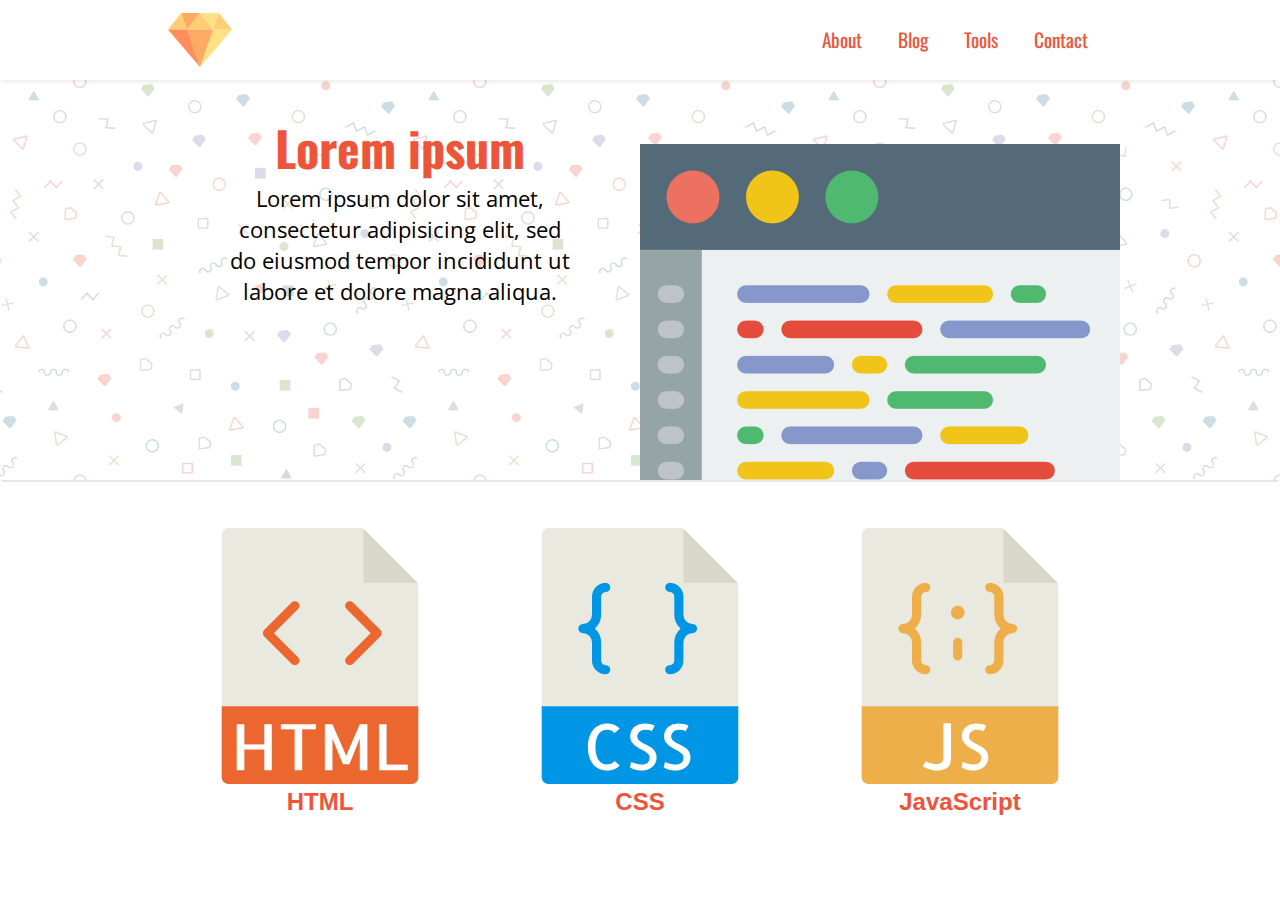
<file: full-websites/index.html>
<!DOCTYPE html> 
<html>
<head>
    <meta charset='utf-8'>
    <meta name='viewport' content='width=device-width, initial-scale=1.0'>
    <link href='css/main.css' type='text/css' rel='stylesheet'>
    <title>Web Languages</title>
</head>
<body>
    <!-- Website Header: logo and nav -->
    <header>
        <div class='container'>
            <a href="#" id='main-logo'></a>
            <span id='mobile-menu'></span>
            <span id='menu-close'></span>
            <nav class='main-links'>
                <ul>
                    <li><a href='#'>About</a></li>
                    <li><a href='#'>Blog</a></li>
                    <li><a href='#'>Tools</a></li>
                    <li><a href='#'>Contact</a></li>
                </ul>
            </nav>
        </div>
    </header>
    <!-- Website Introduction Banner -->
    <section id='intro-banner'>
        <div class='container intro-content'>
            <article id='intro-text'>
                <h2>Lorem ipsum</h2>
                <p>Lorem ipsum dolor sit amet, consectetur adipisicing elit, sed do eiusmod
                tempor incididunt ut labore et dolore magna aliqua. </p>
            </article>
            <article id='intro-img'>
                <img src="images/code-view.png" id='code-view' alt='code editor'> 
            </article>
        </div>
    </section>
    <!-- Languages Section and Information -->
    <section id="languages">
        <div class='container languages-content'>
            <article class='one-third' id='html'>
                <img src='images/html.png' alt='html icon'>
                <h3>HTML</h3>
                <div class='path-info'></div>
            </article>
            <article class='one-third' id='css'>
                <img src='images/css.png' alt='css icon'>
                <h3>CSS</h3>
                <div class='path-info'></div>
            </article>
            <article class='one-third' id='javascript'>
                <img src='images/javascript.png' alt='javascript icon'>
                <h3>JavaScript</h3>
                <div class='path-info'></div>
            </article>
        </div>
    </section>
    <section>
    </section>
<!--  Scripts Below  -->
    <script src='scripts/jquery-3.2.1.min.js' type='text/javascript'></script>
    <script src='scripts/menu-controller.js' type='text/javascript'></script>
</body>
</html>
</file>
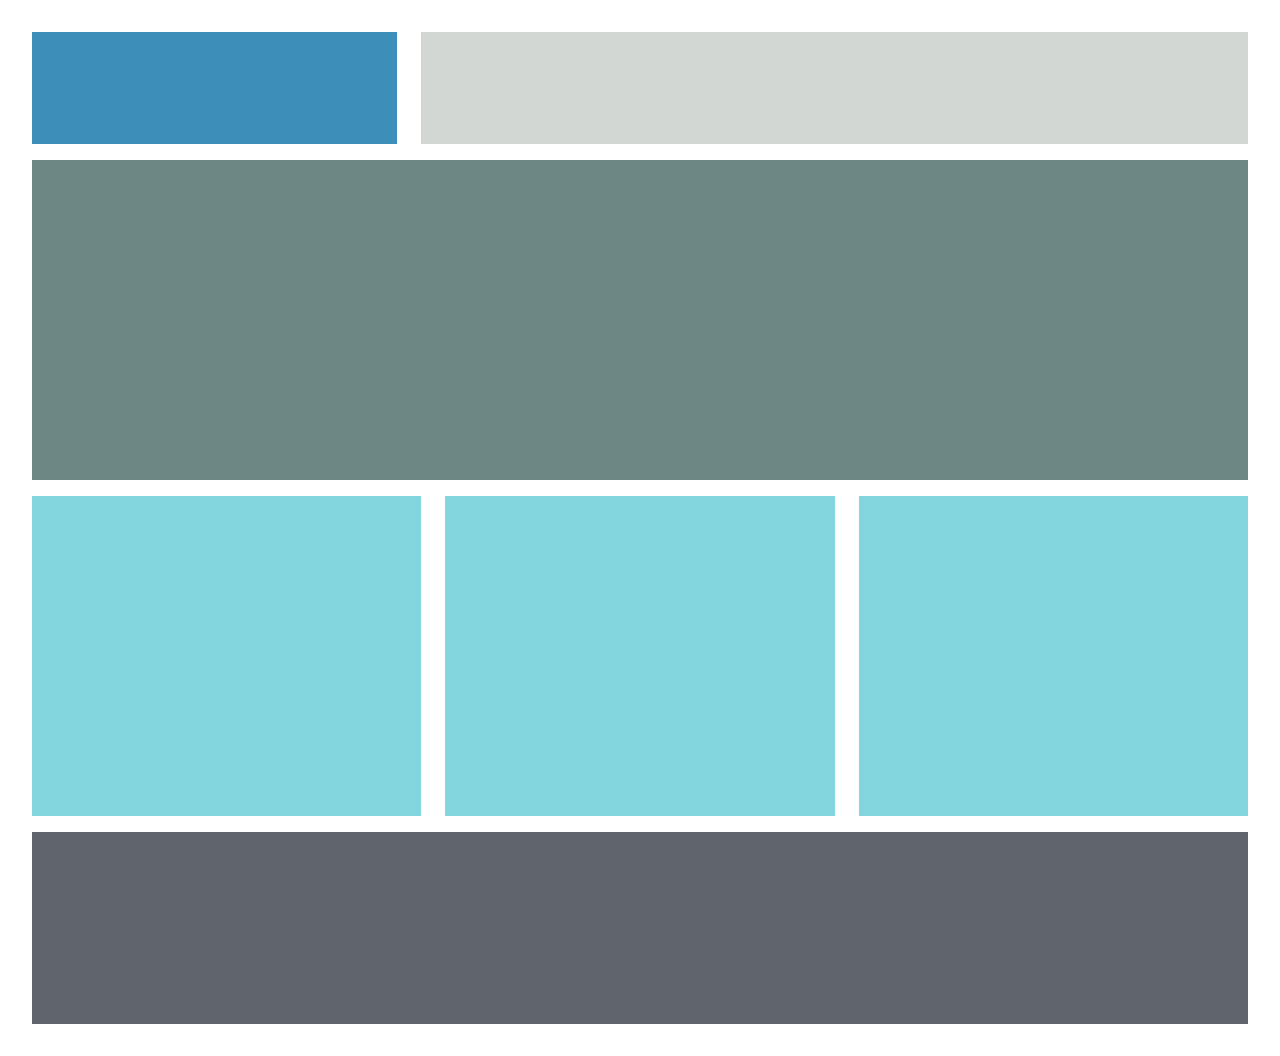
<file: responsive-demo/index.html>
<!--
    - JSFiddle: https://jsfiddle.net/johnnynybble/2nwuu160/
-->
<!DOCTYPE html>
<html>
<head>
    <link href="style.css" type="text/css" rel="stylesheet">
    <meta name="viewport" content="width=device-width, initial-scale=1">
    <title>Simple Responsive Design</title>
</head>
<body>
    <header>
        <div id='site-logo'></div>
        <nav></nav>
    </header>
    
    <section class='jumbotron'> 
    </section>
    
    <section class='card-container'>
        <div class='card-wrapper'>
            <div class='card'>
            </div>
            <div class='card'>
            </div>
            <div class='card'>
            </div>
        </div>
    </section>

    <section class='footer'>
    </section>
</body>
</html>
</file>
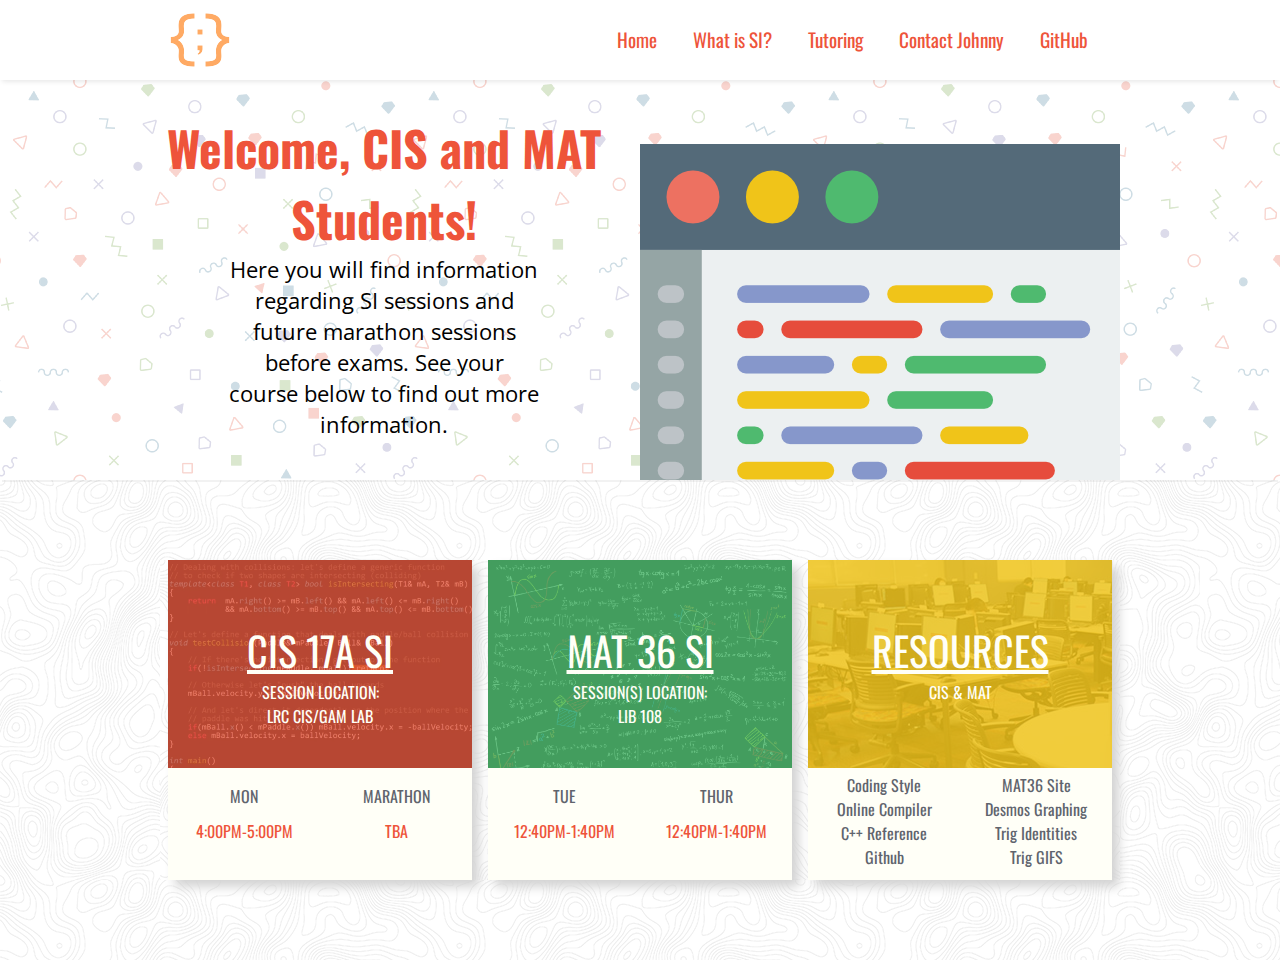
<file: full-websites/sil-website/index.html>
<!DOCTYPE html> 
<html>
<head>
    <meta charset='utf-8'>
    <meta name='viewport' content='width=device-width, initial-scale=1.0'>
    <link href='css/main.css' type='text/css' rel='stylesheet'>
    <title>SI: CIS &amp; MAT</title>
</head>
<body>
    <!-- Do your homework...-->
    <!-- Website Header: logo and nav -->
    <header>
        <div class='container'>
            <a href='index.html' id='main-logo'></a>
            <span id='mobile-menu'></span>
            <span id='menu-close'></span>
            <nav class='main-links'>
                <ul>
                    <li><a href='index.html'>Home</a></li>
                    <li><a href='http://www.norcocollege.edu/academics/lrc/si/Pages/index.aspx' target='blank'>What is SI?</a></li>
                    <li><a href='http://www.norcocollege.edu/academics/lrc/tutoring/Pages/index.aspx' target='_blank'>Tutoring</a></li>
                    <li><a href='contact.html'>Contact Johnny</a></li>
                    <li><a href='https://github.com/johnnyvalles' target='_blank'>GitHub</a></li>
                </ul>
            </nav>
        </div>
    </header>
    <!-- Website Introduction Banner -->
    <section class='intro-banner'>
        <div class='container intro-content'>
            <article id='intro-text'>
                <h2>Welcome, CIS and MAT Students!</h2>
                <p>Here you will find information regarding SI sessions and future marathon sessions before exams. See your course below to find out more information.</p>
            </article>
            <article id='intro-img'>
                <img src="images/code-view.png" id='code-view' alt='code editor'> 
            </article>
        </div>
    </section>
    <!-- SI Sessions and Information -->
    <section id="session-info">
        <div class='container'>
            <div class='card-view' id='course-one'>
                <div class='meet-location'>
                    <div class='overlay'>
                        <span>CIS 17A SI</span>
                        <span>Session Location:</span>
                        <span>LRC CIS/GAM LAB</span>
                    </div>
                </div>
                <div class='meet-date-time'>                    
                    <div class='first-meet'>
                        <span class='weekday'>MON</span>
                        <span class='meet-time'>4:00PM-5:00PM</span>
                    </div>
                    <div class='sec-meet'>
                        <span class='weekday'>MARATHON</span>
                        <span class='meet-time'>TBA</span>
                    </div>
                </div>
            </div>
            <div class='card-view' id='course-two'>
                <div class='meet-location'>
                    <div class='overlay'>
                        <span>MAT 36 SI</span>
                        <span>SESSION(s) LOCATION:</span>
                        <span>LIB 108</span>
                    </div>
                </div>
                <div class='meet-date-time'>
                    <div class='first-meet'>
                        <span class='weekday'>TUE</span>
                        <span class='meet-time'>12:40PM-1:40PM</span>
                    </div>
                    <div class='sec-meet'>
                        <span class='weekday'>THUR</span>
                        <span class='meet-time'>12:40PM-1:40PM</span>
                    </div>
                </div>
            </div>
            <div class='card-view' id='resources'>
                <div class='meet-location'>
                    <div class='overlay'>
                        <span>Resources</span>
                        <span>CIS &amp; MAT</span>
                    </div>
                </div>
                <div class='meet-date-time'>
                    <ul id='cis-res'> 
                        <li><a href='https://google.github.io/styleguide/cppguide.html' target="_blank">Coding Style</a></li>
                        <li><a href='https://www.onlinegdb.com/online_c++_compiler' target='_blank'>Online Compiler</a></li>
                        <li><a href='http://en.cppreference.com/w/' target='_blank'>C++ Reference</a></li>
                        <li><a href='https://github.com/' target='_blank'>Github</a></li>
                    </ul>
                    <ul id='mat-res'> 
                        <li><a href='http://bobprior.com/MAT36/MAT36.html' target="_blank">MAT36 Site</a></li>
                        <li><a href='https://www.desmos.com/calculator/v3hgzjtpo5' target="_blank">Desmos Graphing</a></li>
                        <li><a href='https://cdn.eeweb.com/tools/assets/math_help/trigonometry-laws-and-identities.png' target="_blank">Trig Identities</a></li>
                        <li><a href='http://www.mathwarehouse.com/animated-gifs/' target="_blank">Trig GIFS</a></li>
                    </ul>
                </div>
            </div>
        </div>
    </section>
<!--  Scripts Below  -->
    <script src='scripts/jquery-3.2.1.min.js' type='text/javascript'></script>
    <script src='scripts/menu-controller.js' type='text/javascript'></script>
</body>
</html>
</file>
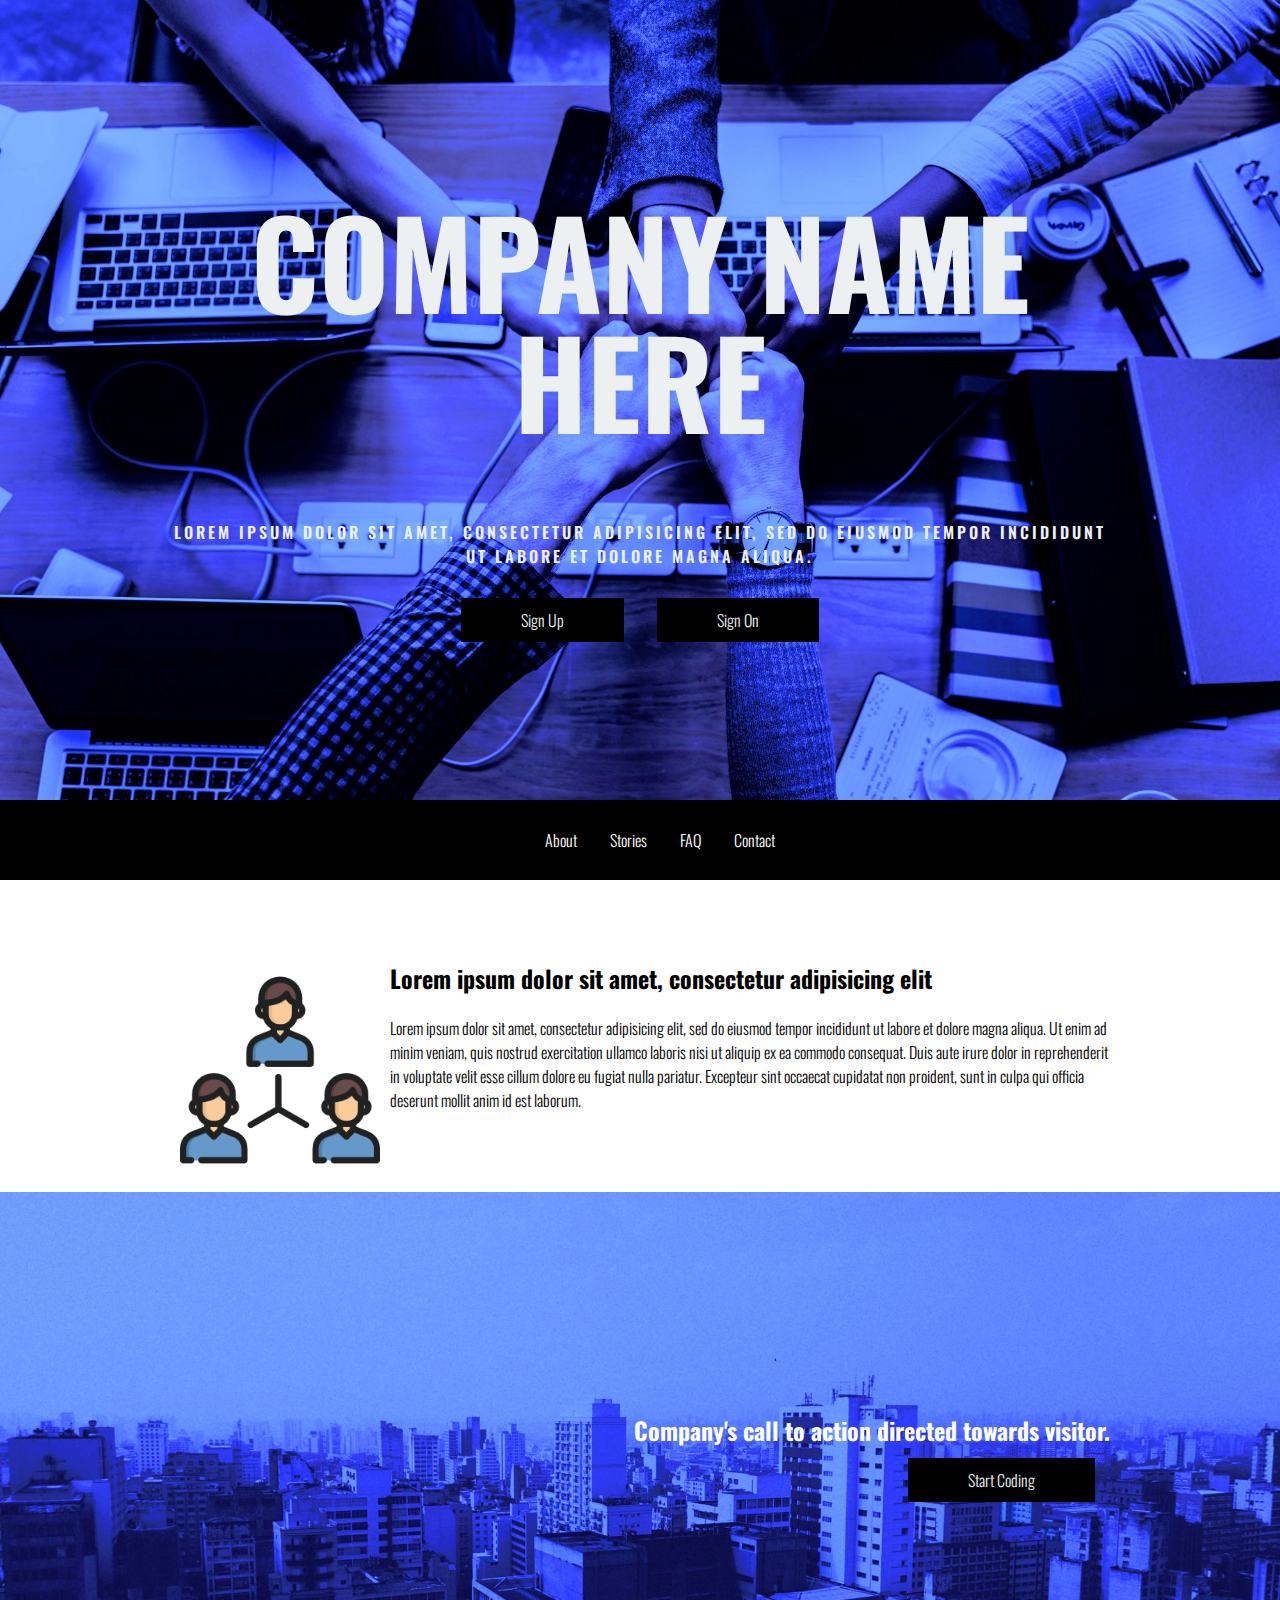
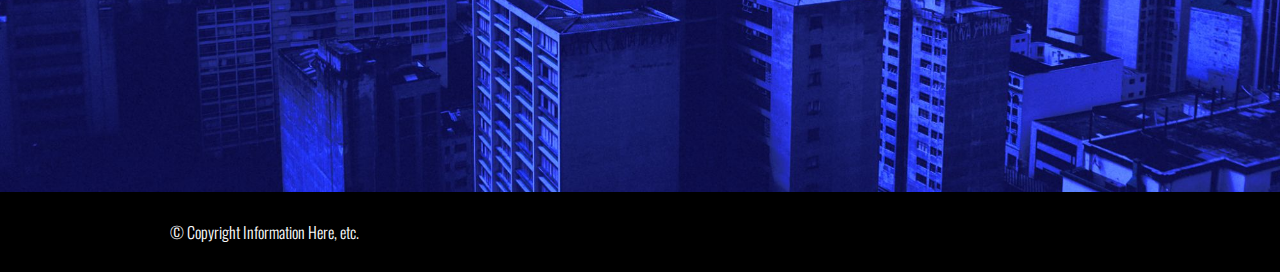
<file: full-websites/team-site/index.html>
<!DOCTYPE html> 
<html lang="en"> 
<head>
	<title>Template: Team</title>
	<link href="style.css" rel="stylesheet" type="text/css">
	<meta name="viewport" content="width=device-width, initial-scale=1">
	<link href="https://fonts.googleapis.com/css?family=Oswald:300,400,600" rel="stylesheet">
 </head>
<body>
	<!-- HEADER -->
	<div class="header">
		<div class="container">
			<h1>company name here</h1>
			<p>Lorem ipsum dolor sit amet, consectetur adipisicing elit, sed do eiusmod
			tempor incididunt ut labore et dolore magna aliqua.</p>
			<a class="btn" href="#">Sign Up</a>
			<a class="btn" href="#">Sign On</a>
		</div>
	</div>
	<!-- NAVIGATION --> 
	<div class="nav">
		<div class="container">
			<ul>
				<li>About</li>
				<li>Stories</li>
				<li>FAQ</li>
				<li>Contact</li>
			</ul>
		</div>
	</div>
	<!-- MAIN CONTENT --> 
	<div class="main">
		<div class="container">
			<img src="images/team-256.png" alt="social graph">
			<h2>Lorem ipsum dolor sit amet, consectetur adipisicing elit</h2>
			<p>Lorem ipsum dolor sit amet, consectetur adipisicing elit, sed do eiusmod
			tempor incididunt ut labore et dolore magna aliqua. Ut enim ad minim veniam,
			quis nostrud exercitation ullamco laboris nisi ut aliquip ex ea commodo
			consequat. Duis aute irure dolor in reprehenderit in voluptate velit esse
			cillum dolore eu fugiat nulla pariatur. Excepteur sint occaecat cupidatat non
			proident, sunt in culpa qui officia deserunt mollit anim id est laborum.<p>
		</div>
	</div>
	<!-- MAIN JUMBOTRON --> 
	<div class="jumbotron">
		<div class="container">
			<h2>Company's call to action directed towards visitor.</h2>
			<a class="btn" href="#">Start Coding</a>
		</div>
	</div>
	<!-- FOOTER -->
	<div class="footer"> 
		<div class="container"> 
			<p>&copy; Copyright Information Here, etc.</p>
		</div>
	</div>
</body>
</html>
</file>
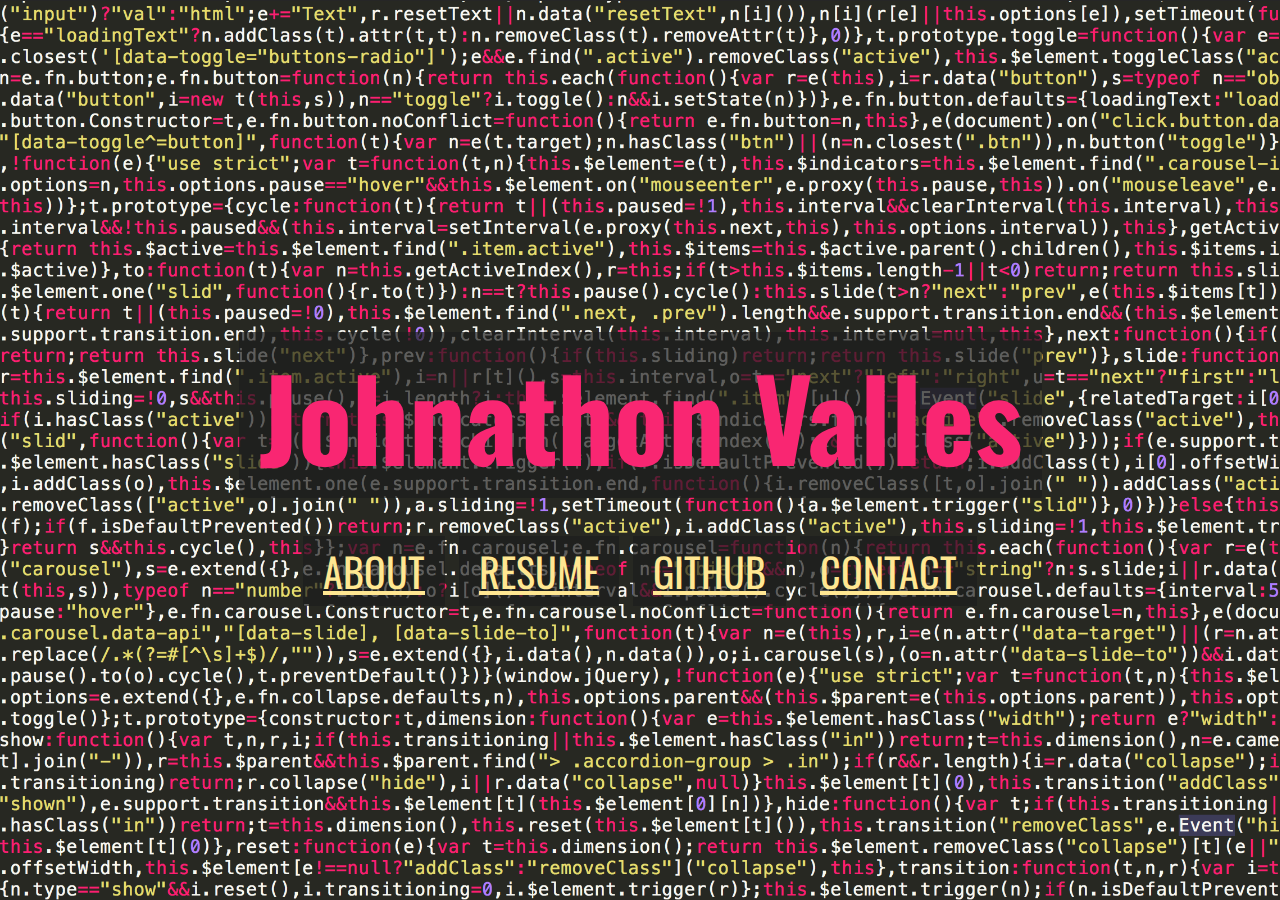
<file: full-websites/test-landing/index.html>
<!DOCTYPE html>
<html lang="en">
<head>
	<meta charset="utf-8">
	<meta name="viewport" content="width=device-width, initial-scale=1.0">
	<link rel="icon" href="favicon.png" type="image/png">
	<title>Johnathon Valles</title>
	<link rel="stylesheet" type="text/css" href="style.css">
</head>
<body>
	<div class="landing-container">
		<div class="intro">
			<div class="my-name"> 
				<h1>Johnathon Valles</h1>
			</div>
			<div class="my-links">
				<ul> 
					<li><a href="#">about</a></li>
					<li><a href="#">resume</a></li>
					<li><a href="https://github.com/johnnyvalles" target="_blank">github</a></li>
					<li><a href="#">contact</a></li>
				</ul>
			</div>
		</div>
	</div>
</body>
</html>
</file>
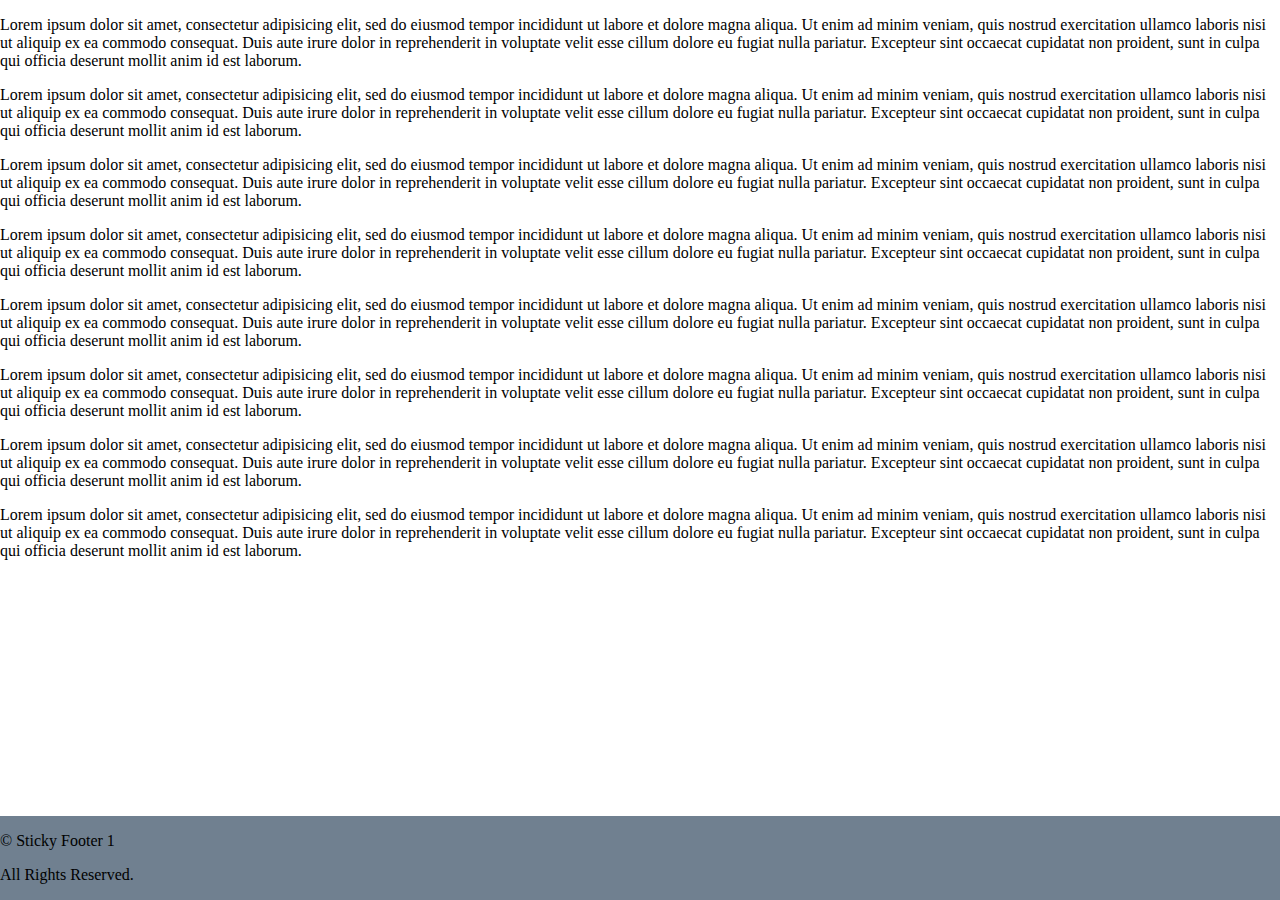
<file: sticky-footers/Method1/index.html>
<!-- 
	- JSFiddle: 	https://jsfiddle.net/johnnynybble/ud4v1009/
	- Creates a responsive sticky footer.
	- Due to .wrapper classes, footer with a 
	display value of table-row can be easily styled (i.e. Padding, Margin, Height).
 -->
<!DOCTYPE html> 
<html> 
<head> 
	<meta charset='utf-8'>
	<link href='style.css' type='text/css' rel='stylesheet'>
	<title>Sticky Footer 1</title>
</head>
<body> 
	<div class='wrapper'>
		<p>Lorem ipsum dolor sit amet, consectetur adipisicing elit, sed do eiusmod
		tempor incididunt ut labore et dolore magna aliqua. Ut enim ad minim veniam,
		quis nostrud exercitation ullamco laboris nisi ut aliquip ex ea commodo
		consequat. Duis aute irure dolor in reprehenderit in voluptate velit esse
		cillum dolore eu fugiat nulla pariatur. Excepteur sint occaecat cupidatat non proident, sunt in culpa qui officia deserunt mollit anim id est laborum.</p>
		<p>Lorem ipsum dolor sit amet, consectetur adipisicing elit, sed do eiusmod
		tempor incididunt ut labore et dolore magna aliqua. Ut enim ad minim veniam,
		quis nostrud exercitation ullamco laboris nisi ut aliquip ex ea commodo
		consequat. Duis aute irure dolor in reprehenderit in voluptate velit esse
		cillum dolore eu fugiat nulla pariatur. Excepteur sint occaecat cupidatat non proident, sunt in culpa qui officia deserunt mollit anim id est laborum.</p>
		<p>Lorem ipsum dolor sit amet, consectetur adipisicing elit, sed do eiusmod
		tempor incididunt ut labore et dolore magna aliqua. Ut enim ad minim veniam,
		quis nostrud exercitation ullamco laboris nisi ut aliquip ex ea commodo
		consequat. Duis aute irure dolor in reprehenderit in voluptate velit esse
		cillum dolore eu fugiat nulla pariatur. Excepteur sint occaecat cupidatat non proident, sunt in culpa qui officia deserunt mollit anim id est laborum.</p>
		<p>Lorem ipsum dolor sit amet, consectetur adipisicing elit, sed do eiusmod
		tempor incididunt ut labore et dolore magna aliqua. Ut enim ad minim veniam,
		quis nostrud exercitation ullamco laboris nisi ut aliquip ex ea commodo
		consequat. Duis aute irure dolor in reprehenderit in voluptate velit esse
		cillum dolore eu fugiat nulla pariatur. Excepteur sint occaecat cupidatat non proident, sunt in culpa qui officia deserunt mollit anim id est laborum.</p>
		<p>Lorem ipsum dolor sit amet, consectetur adipisicing elit, sed do eiusmod
		tempor incididunt ut labore et dolore magna aliqua. Ut enim ad minim veniam,
		quis nostrud exercitation ullamco laboris nisi ut aliquip ex ea commodo
		consequat. Duis aute irure dolor in reprehenderit in voluptate velit esse
		cillum dolore eu fugiat nulla pariatur. Excepteur sint occaecat cupidatat non proident, sunt in culpa qui officia deserunt mollit anim id est laborum.</p>
		<p>Lorem ipsum dolor sit amet, consectetur adipisicing elit, sed do eiusmod
		tempor incididunt ut labore et dolore magna aliqua. Ut enim ad minim veniam,
		quis nostrud exercitation ullamco laboris nisi ut aliquip ex ea commodo
		consequat. Duis aute irure dolor in reprehenderit in voluptate velit esse
		cillum dolore eu fugiat nulla pariatur. Excepteur sint occaecat cupidatat non proident, sunt in culpa qui officia deserunt mollit anim id est laborum.</p>
		<p>Lorem ipsum dolor sit amet, consectetur adipisicing elit, sed do eiusmod
		tempor incididunt ut labore et dolore magna aliqua. Ut enim ad minim veniam,
		quis nostrud exercitation ullamco laboris nisi ut aliquip ex ea commodo
		consequat. Duis aute irure dolor in reprehenderit in voluptate velit esse
		cillum dolore eu fugiat nulla pariatur. Excepteur sint occaecat cupidatat non proident, sunt in culpa qui officia deserunt mollit anim id est laborum.</p>
		<p>Lorem ipsum dolor sit amet, consectetur adipisicing elit, sed do eiusmod
		tempor incididunt ut labore et dolore magna aliqua. Ut enim ad minim veniam,
		quis nostrud exercitation ullamco laboris nisi ut aliquip ex ea commodo
		consequat. Duis aute irure dolor in reprehenderit in voluptate velit esse
		cillum dolore eu fugiat nulla pariatur. Excepteur sint occaecat cupidatat non proident, sunt in culpa qui officia deserunt mollit anim id est laborum.</p>
	</div>
	<footer> 
		<div class='wrapper'>
			<p>&copy; Sticky Footer 1</p>
			<p>All Rights Reserved.</p>
		</div>
	</footer>
</body>
</html>
</file>
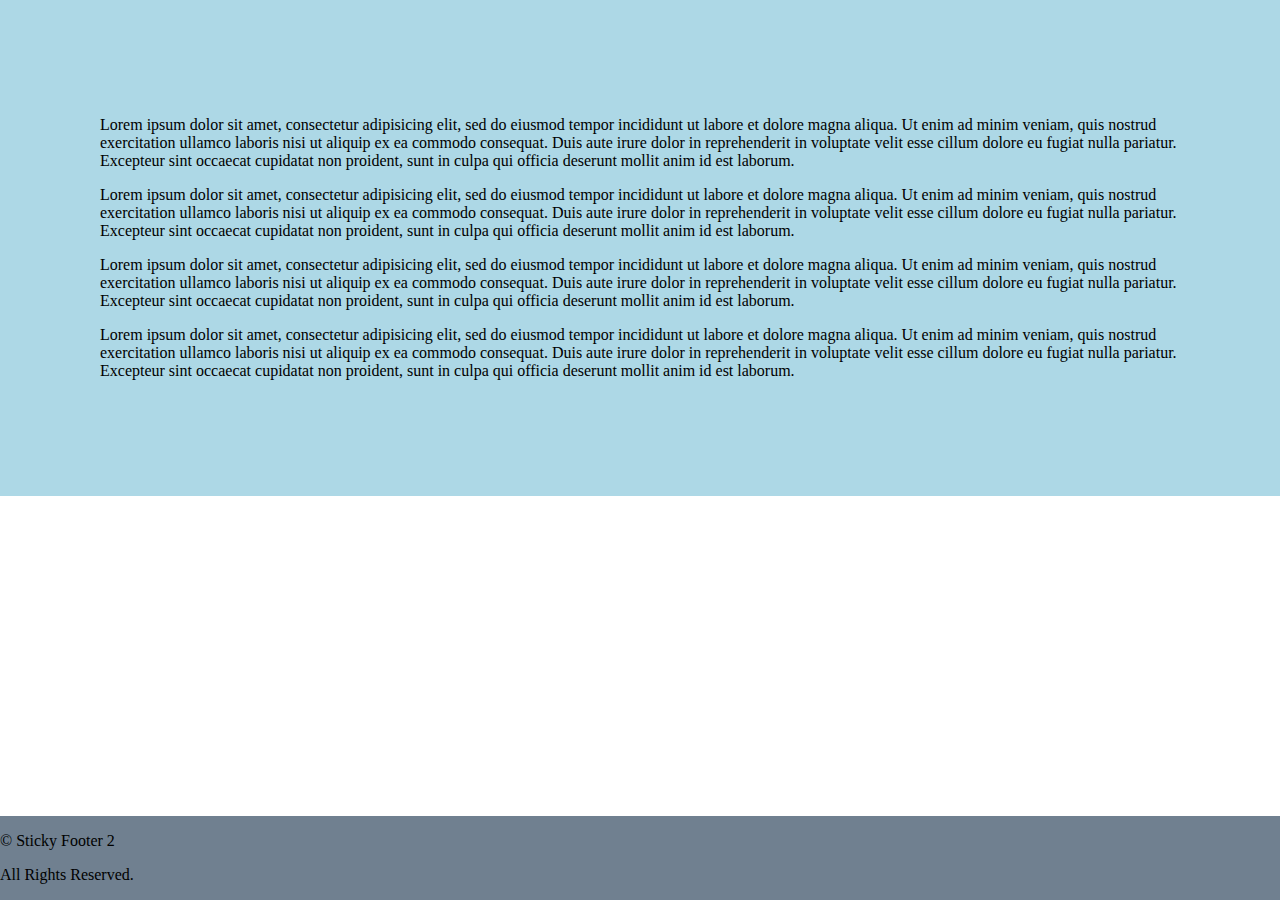
<file: sticky-footers/Method2/index.html>
<!-- 
	- JSFiddle: https://jsfiddle.net/johnnynybble/4rzbvg60/
	- Slight difference from method 1. The footer is given a .wrapper 
	class instead of it having a child div with the .wrapper class. 
	Thus, easily styling the footer with margin, padding or height is not possible. 
 -->
<!DOCTYPE html> 
<html> 
<head> 
	<meta charset='utf-8'>
	<link href='style.css' type='text/css' rel='stylesheet'>
	<title>Sticky Footer 2</title>
</head>
<body> 
	<div class='wrapper'>
		<p>
		Lorem ipsum dolor sit amet, consectetur adipisicing elit, sed do eiusmod
		tempor incididunt ut labore et dolore magna aliqua. Ut enim ad minim veniam,
		quis nostrud exercitation ullamco laboris nisi ut aliquip ex ea commodo
		consequat. Duis aute irure dolor in reprehenderit in voluptate velit esse
		cillum dolore eu fugiat nulla pariatur. Excepteur sint occaecat cupidatat non
		proident, sunt in culpa qui officia deserunt mollit anim id est laborum.
		</p>
		<p>
		Lorem ipsum dolor sit amet, consectetur adipisicing elit, sed do eiusmod
		tempor incididunt ut labore et dolore magna aliqua. Ut enim ad minim veniam,
		quis nostrud exercitation ullamco laboris nisi ut aliquip ex ea commodo
		consequat. Duis aute irure dolor in reprehenderit in voluptate velit esse
		cillum dolore eu fugiat nulla pariatur. Excepteur sint occaecat cupidatat non
		proident, sunt in culpa qui officia deserunt mollit anim id est laborum.
		</p>
		<p>
		Lorem ipsum dolor sit amet, consectetur adipisicing elit, sed do eiusmod
		tempor incididunt ut labore et dolore magna aliqua. Ut enim ad minim veniam,
		quis nostrud exercitation ullamco laboris nisi ut aliquip ex ea commodo
		consequat. Duis aute irure dolor in reprehenderit in voluptate velit esse
		cillum dolore eu fugiat nulla pariatur. Excepteur sint occaecat cupidatat non
		proident, sunt in culpa qui officia deserunt mollit anim id est laborum.
		</p>
		<p>
		Lorem ipsum dolor sit amet, consectetur adipisicing elit, sed do eiusmod
		tempor incididunt ut labore et dolore magna aliqua. Ut enim ad minim veniam,
		quis nostrud exercitation ullamco laboris nisi ut aliquip ex ea commodo
		consequat. Duis aute irure dolor in reprehenderit in voluptate velit esse
		cillum dolore eu fugiat nulla pariatur. Excepteur sint occaecat cupidatat non
		proident, sunt in culpa qui officia deserunt mollit anim id est laborum.
		</p>
	</div>
	<footer class='wrapper'>
		<p>&copy; Sticky Footer 2</p>
		<p>All Rights Reserved.</p> 
	</footer>
</body>
</html>
</file>
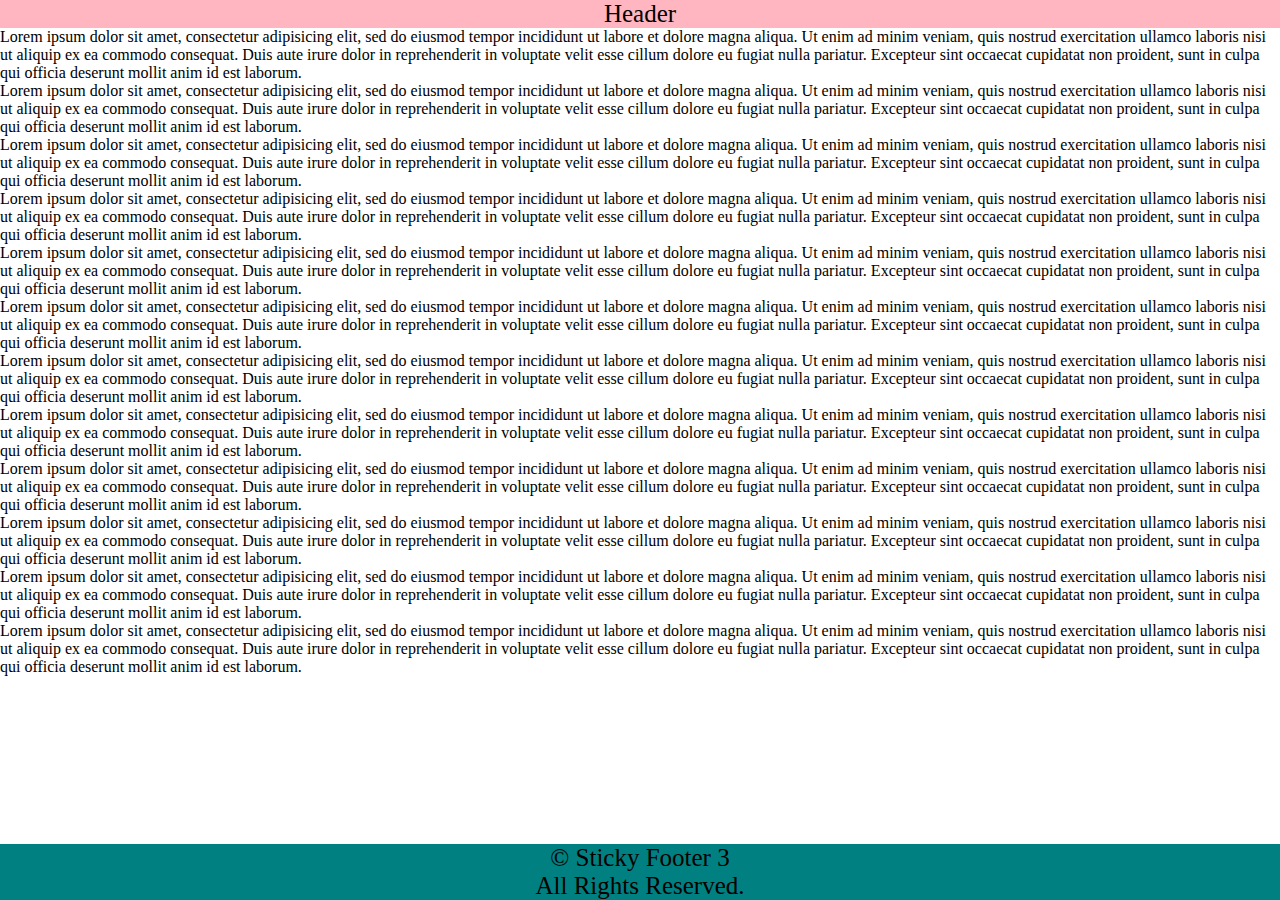
<file: sticky-footers/Method3/index.html>
<!-- 
	- JSFiddle: https://jsfiddle.net/johnnynybble/0m4oma1c/
	- Sticky footer positioned absolutely inside of a  
	body child div with height 100% and a position value 
	of relative.  
 -->
<!DOCTYPE html> 
<html> 
<head> 
	<meta charset='utf-8'>
	<title>Sticky Footer 2</title>
	<link href='style.css' type='text/css' rel='stylesheet'>
</head>
<body> 
	<div id='wrapper'>
		<div id='header'>Header</div>
		<p>Lorem ipsum dolor sit amet, consectetur adipisicing elit, sed do eiusmod
		tempor incididunt ut labore et dolore magna aliqua. Ut enim ad minim veniam,
		quis nostrud exercitation ullamco laboris nisi ut aliquip ex ea commodo
		consequat. Duis aute irure dolor in reprehenderit in voluptate velit esse
		cillum dolore eu fugiat nulla pariatur. Excepteur sint occaecat cupidatat non proident, sunt in culpa qui officia deserunt mollit anim id est laborum.</p>
		<p>Lorem ipsum dolor sit amet, consectetur adipisicing elit, sed do eiusmod
		tempor incididunt ut labore et dolore magna aliqua. Ut enim ad minim veniam,
		quis nostrud exercitation ullamco laboris nisi ut aliquip ex ea commodo
		consequat. Duis aute irure dolor in reprehenderit in voluptate velit esse
		cillum dolore eu fugiat nulla pariatur. Excepteur sint occaecat cupidatat non proident, sunt in culpa qui officia deserunt mollit anim id est laborum.</p>
		<p>Lorem ipsum dolor sit amet, consectetur adipisicing elit, sed do eiusmod
		tempor incididunt ut labore et dolore magna aliqua. Ut enim ad minim veniam,
		quis nostrud exercitation ullamco laboris nisi ut aliquip ex ea commodo
		consequat. Duis aute irure dolor in reprehenderit in voluptate velit esse
		cillum dolore eu fugiat nulla pariatur. Excepteur sint occaecat cupidatat non proident, sunt in culpa qui officia deserunt mollit anim id est laborum.</p>
		<p>Lorem ipsum dolor sit amet, consectetur adipisicing elit, sed do eiusmod
		tempor incididunt ut labore et dolore magna aliqua. Ut enim ad minim veniam,
		quis nostrud exercitation ullamco laboris nisi ut aliquip ex ea commodo
		consequat. Duis aute irure dolor in reprehenderit in voluptate velit esse
		cillum dolore eu fugiat nulla pariatur. Excepteur sint occaecat cupidatat non proident, sunt in culpa qui officia deserunt mollit anim id est laborum.</p>
				<p>Lorem ipsum dolor sit amet, consectetur adipisicing elit, sed do eiusmod
		tempor incididunt ut labore et dolore magna aliqua. Ut enim ad minim veniam,
		quis nostrud exercitation ullamco laboris nisi ut aliquip ex ea commodo
		consequat. Duis aute irure dolor in reprehenderit in voluptate velit esse
		cillum dolore eu fugiat nulla pariatur. Excepteur sint occaecat cupidatat non proident, sunt in culpa qui officia deserunt mollit anim id est laborum.</p>
		<p>Lorem ipsum dolor sit amet, consectetur adipisicing elit, sed do eiusmod
		tempor incididunt ut labore et dolore magna aliqua. Ut enim ad minim veniam,
		quis nostrud exercitation ullamco laboris nisi ut aliquip ex ea commodo
		consequat. Duis aute irure dolor in reprehenderit in voluptate velit esse
		cillum dolore eu fugiat nulla pariatur. Excepteur sint occaecat cupidatat non proident, sunt in culpa qui officia deserunt mollit anim id est laborum.</p>
		<p>Lorem ipsum dolor sit amet, consectetur adipisicing elit, sed do eiusmod
		tempor incididunt ut labore et dolore magna aliqua. Ut enim ad minim veniam,
		quis nostrud exercitation ullamco laboris nisi ut aliquip ex ea commodo
		consequat. Duis aute irure dolor in reprehenderit in voluptate velit esse
		cillum dolore eu fugiat nulla pariatur. Excepteur sint occaecat cupidatat non proident, sunt in culpa qui officia deserunt mollit anim id est laborum.</p>
		<p>Lorem ipsum dolor sit amet, consectetur adipisicing elit, sed do eiusmod
		tempor incididunt ut labore et dolore magna aliqua. Ut enim ad minim veniam,
		quis nostrud exercitation ullamco laboris nisi ut aliquip ex ea commodo
		consequat. Duis aute irure dolor in reprehenderit in voluptate velit esse
		cillum dolore eu fugiat nulla pariatur. Excepteur sint occaecat cupidatat non proident, sunt in culpa qui officia deserunt mollit anim id est laborum.</p>
				<p>Lorem ipsum dolor sit amet, consectetur adipisicing elit, sed do eiusmod
		tempor incididunt ut labore et dolore magna aliqua. Ut enim ad minim veniam,
		quis nostrud exercitation ullamco laboris nisi ut aliquip ex ea commodo
		consequat. Duis aute irure dolor in reprehenderit in voluptate velit esse
		cillum dolore eu fugiat nulla pariatur. Excepteur sint occaecat cupidatat non proident, sunt in culpa qui officia deserunt mollit anim id est laborum.</p>
		<p>Lorem ipsum dolor sit amet, consectetur adipisicing elit, sed do eiusmod
		tempor incididunt ut labore et dolore magna aliqua. Ut enim ad minim veniam,
		quis nostrud exercitation ullamco laboris nisi ut aliquip ex ea commodo
		consequat. Duis aute irure dolor in reprehenderit in voluptate velit esse
		cillum dolore eu fugiat nulla pariatur. Excepteur sint occaecat cupidatat non proident, sunt in culpa qui officia deserunt mollit anim id est laborum.</p>
		<p>Lorem ipsum dolor sit amet, consectetur adipisicing elit, sed do eiusmod
		tempor incididunt ut labore et dolore magna aliqua. Ut enim ad minim veniam,
		quis nostrud exercitation ullamco laboris nisi ut aliquip ex ea commodo
		consequat. Duis aute irure dolor in reprehenderit in voluptate velit esse
		cillum dolore eu fugiat nulla pariatur. Excepteur sint occaecat cupidatat non proident, sunt in culpa qui officia deserunt mollit anim id est laborum.</p>
		<p>Lorem ipsum dolor sit amet, consectetur adipisicing elit, sed do eiusmod
		tempor incididunt ut labore et dolore magna aliqua. Ut enim ad minim veniam,
		quis nostrud exercitation ullamco laboris nisi ut aliquip ex ea commodo
		consequat. Duis aute irure dolor in reprehenderit in voluptate velit esse
		cillum dolore eu fugiat nulla pariatur. Excepteur sint occaecat cupidatat non proident, sunt in culpa qui officia deserunt mollit anim id est laborum.</p>
		<div id='footer'>
			<p>&copy; Sticky Footer 3</p>
			<p>All Rights Reserved.</p>
		</div>
	</div>
</body>
</html>
</file>
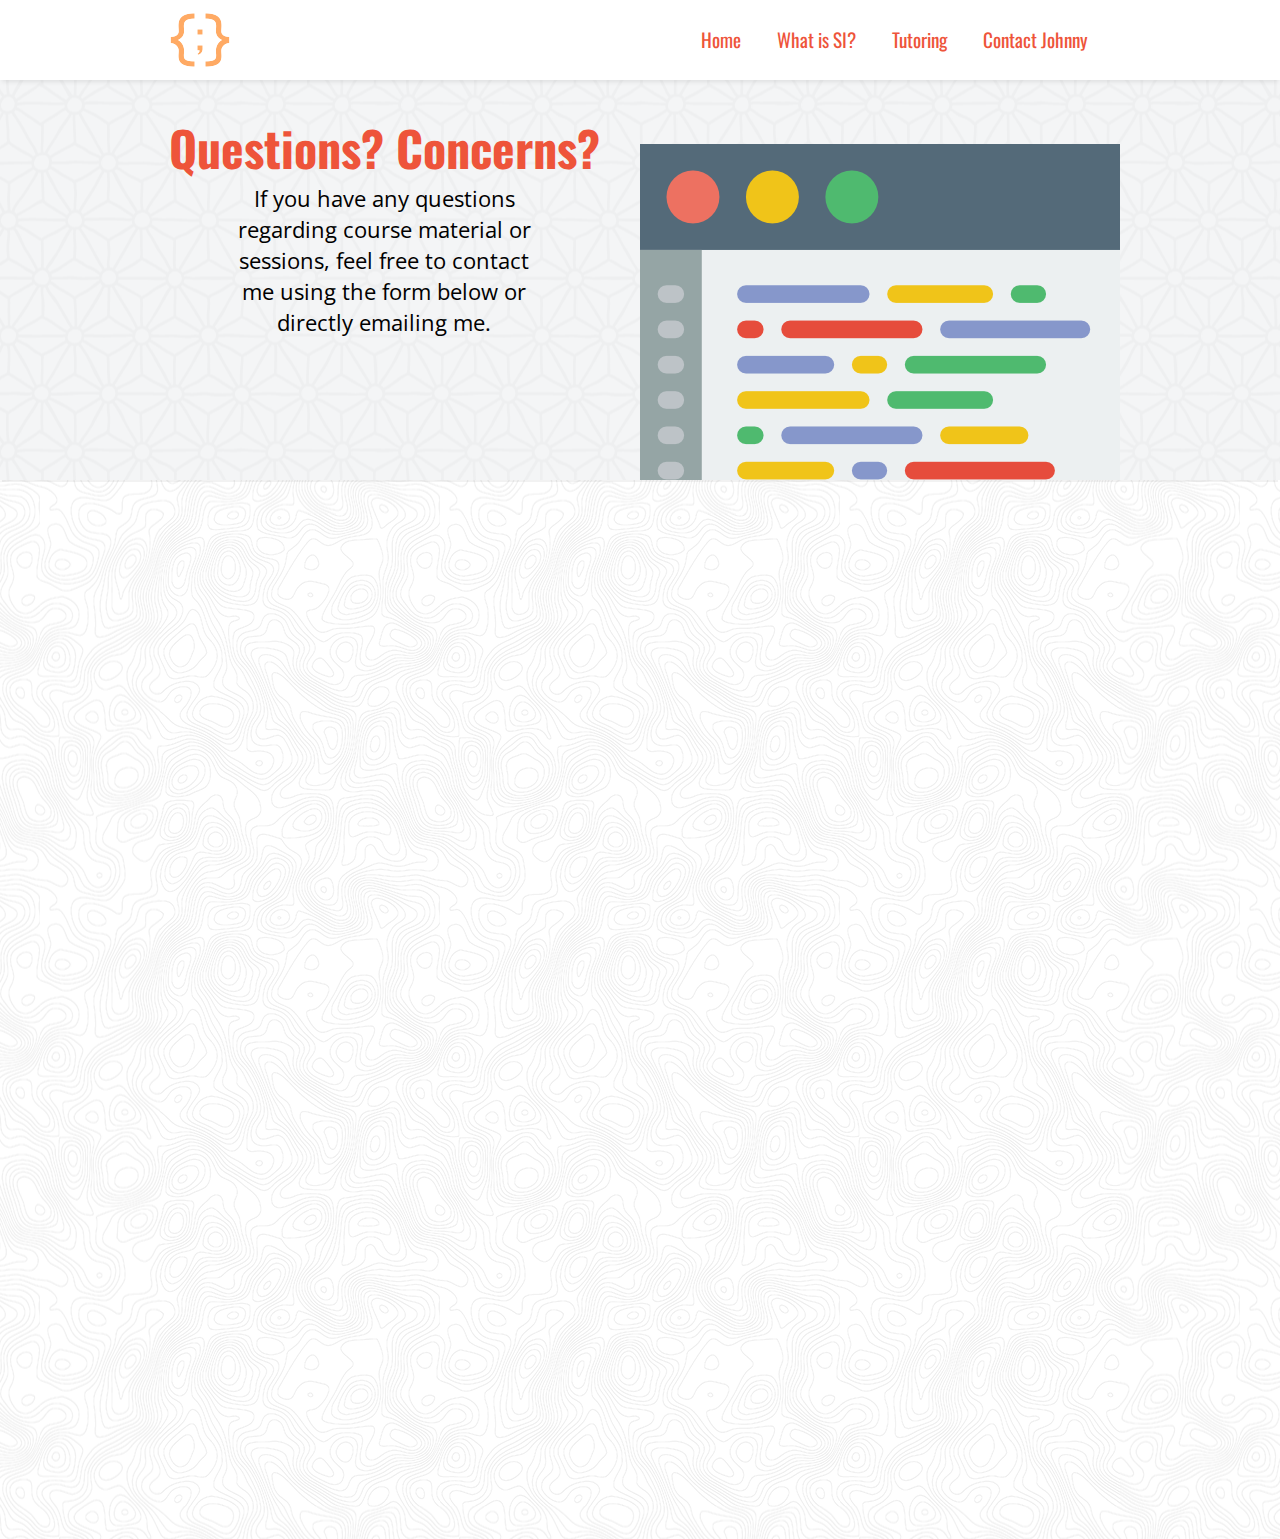
<file: full-websites/sil-website/contact.html>
<!DOCTYPE html> 
<html>
<head>
    <meta charset='utf-8'>
    <meta name='viewport' content='width=device-width, initial-scale=1.0'>
    <link href='css/main.css' type='text/css' rel='stylesheet'>
    <title>SI: CIS &amp; MAT</title>
</head>
<body>
    <!-- Why are you looking at my code? -->
    <!-- Website Header: logo and nav -->
    <header>
        <div class='container'>
            <a href='index.html' id='main-logo'></a>
            <span id='mobile-menu'></span>
            <span id='menu-close'></span>
            <nav class='main-links'>
                <ul>
                    <li><a href='index.html'>Home</a></li>
                    <li><a href='http://www.norcocollege.edu/academics/lrc/si/Pages/index.aspx' target='blank'>What is SI?</a></li>
                    <li><a href='http://www.norcocollege.edu/academics/lrc/tutoring/Pages/index.aspx' target='_blank'>Tutoring</a></li>
                    <li><a href='contact.html'>Contact Johnny</a></li>
                </ul>
            </nav>
        </div>
    </header>
    <!-- Website Introduction Banner -->
    <section class='intro-banner' id='contact-intro'>
        <div class='container intro-content'>
            <article id='intro-text'>
                <h2>Questions? Concerns?</h2>
                <p>If you have any questions regarding course material or sessions, feel free 
                to contact me using the form below or directly emailing me.</p>
            </article>
            <article id='intro-img'>
                <img src="images/code-view.png" id='code-view' alt='code editor'> 
            </article>
        </div>
    </section>
    <!-- Google Contact Form Below -->
    <section id="contact-form">
        <div class='container'>        
            <iframe id='google-form' src="https://docs.google.com/forms/d/e/1FAIpQLSdWILa4u8nqvdrz7kS0zF_U-j6mjrevrIjnNxglWGg-ZM5twA/viewform?embedded=true" width="760" height="500" frameborder="0" marginheight="0" marginwidth="0">Loading...</iframe>
        </div>
    </section>
<!--  Scripts Below  -->
    <script src='scripts/jquery-3.2.1.min.js' type='text/javascript'></script>
    <script src='scripts/menu-controller.js' type='text/javascript'></script>
</body>
</html>
</file>
<file: full-websites/css/main.css>
@import url('https://fonts.googleapis.com/css?family=Oswald');
@import url('https://fonts.googleapis.com/css?family=Open+Sans:400,700');

html, body {
    margin: 0; 
    padding: 0;
}

/* General Container */
.container {
    max-width: 960px;
    width: 100%;
    height: 100%; 
    margin: 0 auto;
    background: inherit;
}

/* Site Header Styling */
header {
    background: #FFFFFF;
    height: 5em;
    width: 100%;
    position: fixed; 
    top: 0; 
    left: 0;
    z-index: 20000;
    box-shadow: 0 3.5px 5px -2px rgba(0,0,0,0.1);
}

#main-logo {
    background: url('../images/site-logo@3x.png') no-repeat center;
    height: 100%; 
    width: 5em;
    float: left;
}

/* Site Header Nav Styling */
.main-links {
    position: relative; 
    float: right;
    height: 5em;
}

.main-links ul {
    list-style: none;
    padding: 0; 
    margin: 0;
    height: 100%; 
}

#mobile-menu {
    height: 1.5em;
    width: 1.5em;
    margin-top: 1.75em; 
    float: right;
    margin-right: 2em;
    background: url('../images/ham-menu.png') no-repeat center;
    background-size: cover;
    display: none; 
}

#menu-close {
    background: url('../images/ham-close.png') no-repeat center;
    background-size: cover;
    margin-right: 2em;
    height: 1.5em;
    width: 1.5em;
    margin-top: 1.75em; 
    float: right;
    display: none; 
}

.main-links ul li {
    display: inline-block;
    margin-right: 2em;
    height: 100%;
    line-height: 5em;
}

.main-links ul li a {
    color: #EE543A;
    font-family: 'Oswald', sans-serif;
    text-decoration: none;
    font-size: 1.2em;
}

.main-links ul li a:hover {
    color: #FF9F55; 
}

/* Intro Banner Styling */
#intro-banner {
    position: relative; 
    background: green;
    clear: both;
    margin-top: 5em; 
    height: 25em; 
    width: 100%;
    background: url('../images/intro-pattern.png') repeat center;
    overflow: hidden;
    text-align: center;
    box-shadow: 0 3.5px .5px -2px rgba(0,0,0,0.1);
}

#intro-text {
    width: 50%;
    height: 100%; 
    float: left;
    padding-top: 2em;
    box-sizing: border-box;
}

#intro-text h2 {
    padding: 0; 
    margin: 0;
    font-size: 3em;
    font-family: 'Oswald', sans-serif; 
    color: #EE543A;
}

#intro-text p {
    margin: 0; 
    padding: 0 3em;
    font-family: 'Open Sans', sans-serif;
/*    text-align: left;*/
    font-size: 1.4em; 
}

#intro-img {
    width: 50%;
    height: 100%;
    float: right;
    overflow: hidden;
}

#intro-img img {
    margin-top: 4em;
    padding: 0; 
}

/* Languages Section Styling */
#languages {
    height: auto; 
    width: 100%;
    margin: 0;
    background: #ECF0F1;
}

.one-third {
    height: 100%; 
    width: 33.333333%; 
    float: left;
    text-align: center; 
    padding: 3em 0; 
}

.one-third h3 {
    font-size: 1.5em;
    font-family: 'Open-Sans', sans-serif;
    color: #EE543A;
    margin: 0; 
    padding: 0;
}

.one-third h3:hover {
    text-decoration: underline; 
}

/* THIS IS GIVEN PRIORITY OVER ANY INLINE STYLES 
   LEFT OVER BY JQ ON MOBILE VERSION
*/
@media only screen and (min-width: 769px) {
    .main-links {
        top: 0 !important;
        position: relative !important; 
    }
    
    #mobile-menu, #menu-close {
        display: none !important; 
    }
}

@media only screen and (max-width: 768px) {
    
    #main-logo {
        background: url('../images/site-logo@2x.png') no-repeat center;
    }
    
    /* Hidden Menu Styling on Mobile*/
    #mobile-menu {
        display: block; 
    }
    .main-links {
        position: absolute;
        width: 100%;
        top: -11em; 
        background: white;
        height: auto;
        margin: 0;
        z-index: -9999; 
    }
    
    .main-links ul {
        width: 100%;
        padding: 0; 
        margin: 0;
        border-top: 1px solid #D2D7D3; 
    }
    
    .main-links ul li {
        display: block;
        width: 100%; 
        text-align: center;
        padding: 0; 
        margin: 0;
        height: 2.5em;
        line-height: normal;
        border-bottom: 1px solid #D2D7D3;
    }
    
    .main-links ul li a {
        color: #EE543A;
        font-family: 'Oswald', sans-serif;
        text-decoration: none;
        font-size: 1.4em;
        display: inline-block;
        height: 100%; 
    }
    
    /* Intro Banner Styling on Mobile */
    #intro-banner {
        height: auto;
        padding: 1em 0;
    }
    
    #intro-text {
        display: block; 
        float: none;
        width: 100%; 
        margin: 0;
        padding: 0; 
    }
    
    #intro-text p {
        padding: 0 1.5em; 
    }
    
    #intro-img {
        display: none; 
    }
    
    .one-third img {
        display: none; 
    }
    
    .one-third {
        display: block;
        float: none;
        width: 100%;
        padding: 2em 0;
    }
    
    .one-third h3 {
        color: white; 
    }
    
    /* Styling for Mobile View of Languages */
    .path-info-show {
        width: 100%; 
        height: 10em; 
    }

    #html {
        background: #FF7416;   
    }

    #css {
        background: #2C82C9;
    }
    
    #javascript {
        background: #FCB941;
    }
}
</file>
<file: responsive-demo/style.css>
html {
    margin: 0; 
    padding: 0;
    font-size: 16px; 
}

body {
    background: #FFF;
    margin: 2em;
    padding: 0; 
}

header {
    height: 7em;
    width: 100%; 
}

#site-logo {
    height: inherit; 
    width: 30%; 
    background: #3D8EB9;
    float: left;
}

nav {
    height: inherit; 
    width: 68%; 
    background: #D2D7D3;
    float: right; 
}

.jumbotron {
    height: 20em; 
    width: 100%;
    margin-top: 1em;
    background: #6C8784;
}

.card-container {
    margin-top: 1em;
    height: 20em;
    width: 100%;
}

.card-wrapper {
    margin: auto;
    text-align: center;
    height: 100%; 
    width: 100%;
    font-size: 0;
}

.card {
    height: 100%; 
    width: 32%;
    margin-right: 2%;
    background: #83D6DE;
    display: inline-block;    
}

.card:last-child {
    margin-right: 0;
}

.footer {
    height: 12em;
    width: 100%; 
    background: #60646D;
    margin-top: 1em;
}

@media only screen 
and (max-width : 320px) { 
        
    header {
        height: 3em;
    }
    .jumbotron {
        height: 10em;
    }
    
    .card-container {
        height: 15em;
    }
    
    .card {
        display: block; 
        width: 100%;
        height: 32%;
        margin: 0 0 2% 0; 
    }
    
    .card:last-child {
        margin: 0;
    }
    
    .footer {
        height: 6em;
    }
}
</file>
<file: full-websites/sil-website/css/main.css>
@import url('https://fonts.googleapis.com/css?family=Oswald');
@import url('https://fonts.googleapis.com/css?family=Open+Sans:400,700');

html, body {
    margin: 0; 
    padding: 0;
}

/* General Container */
.container {
    max-width: 960px;
    width: 100%;
    height: 100%; 
    margin: 0 auto;
    background: inherit;
}

/* Site Header Styling */
header {
    background: #FFFFFF;
    height: 5em;
    width: 100%;
    position: fixed; 
    top: 0; 
    left: 0;
    z-index: 20000;
    box-shadow: 0 3.5px 5px -2px rgba(0,0,0,0.1);
}

#main-logo {
    background: url('../images/site-logo@3x.png') no-repeat center;
    height: 100%; 
    width: 5em;
    float: left;
}

/* Site Header Nav Styling */
.main-links {
    position: relative; 
    float: right;
    height: 5em;
}

.main-links ul {
    list-style: none;
    padding: 0; 
    margin: 0;
    height: 100%; 
}

#mobile-menu {
    height: 1.5em;
    width: 1.5em;
    margin-top: 1.75em; 
    float: right;
    margin-right: 2em;
    background: url('../images/ham-menu.png') no-repeat center;
    background-size: cover;
    display: none; 
}

#menu-close {
    background: url('../images/ham-close.png') no-repeat center;
    background-size: cover;
    margin-right: 2em;
    height: 1.5em;
    width: 1.5em;
    margin-top: 1.75em; 
    float: right;
    display: none; 
}

.main-links ul li {
    display: inline-block;
    margin-right: 2em;
    height: 100%;
    line-height: 5em;
}

.main-links ul li a {
    color: #EE543A;
    font-family: 'Oswald', sans-serif;
    text-decoration: none;
    font-size: 1.2em;
}

.main-links ul li a:hover {
    color: #FF9F55; 
}

/* Intro Banner Styling */
.intro-banner {
    position: relative; 
    background: green;
    clear: both;
    margin-top: 5em; 
    height: 25em; 
    width: 100%;
    background: url('../images/intro-pattern.png') repeat center;
    overflow: hidden;
    text-align: center;
    box-shadow: 0 3.5px .5px -2px rgba(0,0,0,0.05);
}

#intro-text {
    width: 50%;
    height: 100%; 
    float: left;
    padding: 2em 2em 2em 0;
    box-sizing: border-box;
}

#intro-text h2 {
    padding: 0; 
    margin: 0;
    font-size: 3em;
    font-family: 'Oswald', sans-serif; 
    color: #EE543A;
}

#intro-text p {
    margin: 0; 
    padding: 0 3em;
    font-family: 'Open Sans', sans-serif;
/*    text-align: left;*/
    font-size: 1.4em; 
}

#intro-img {
    width: 50%;
    height: 100%;
    float: right;
    overflow: hidden;
}

#intro-img img {
    margin-top: 4em;
    padding: 0; 
}

#session-info {
    background: url('../images/topography.png');
    padding: 5em; 
}

/* Styling for Session Information Cards */
#session-info .container {
    display: flex; 
    justify-content: space-between;
}

.card-view {
    height: 20em;
    width: 23em;
    margin: 0 .5em;
    box-shadow: 7px 7px 10px lightgray;
}

.card-view:hover {
    box-shadow: 7px 7px 10px lightgray;
}

.meet-location {
    height: 65%; 
    width: 100%;
    color: #FFFFF7;
    font-family: 'Oswald', sans-serif;
    text-align: center;
}

.meet-location .overlay {
    height: 100%; 
    width: 100%; 
}

.meet-location .overlay span {
    display: block;
    position: relative;
    text-transform: uppercase;
}

.overlay span:first-child {
    position: relative; 
    padding-top: 1.5em;  
    font-size: 2.5em;
    text-decoration: underline;
}

.meet-date-time {
    background: #FFFFF7;
    height: 35%; 
    width: 100%; 
    text-align: center;
    font-family: 'Oswald', sans-serif;
    color: #60646D;
}

.first-meet {
    float: left;
    width: 50%; 
    height: 100%;
    text-transform: uppercase;
    padding: 1em 0 0 0; 
    box-sizing: border-box;
}

.meet-time {
    display: block; 
    margin-top: 0.7em;
/*    color: #2C82C9;*/
    color: rgb(238, 84, 58);
}

.sec-meet {
    float: right;
    width: 50%;
    height: 100%;
    text-transform: uppercase;
    padding: .3em; 
    box-sizing: border-box; 
    padding: 1em 0 0 0; 
}

#course-one .meet-location {
    background: url('../images/resources.png');
    background-size: cover;
}
#course-one .overlay {
    background: rgba(238, 84, 58, 0.725);
}
#course-one .overlay:hover {
    background: rgba(238, 84, 58, .825);
}

#course-two .meet-location {
    background: url('../images/mat11overlay.jpg');
    background-size: cover;
}
#course-two .overlay {
    background: rgba(79, 186, 111, 0.843);
}
#course-two .overlay:hover {
    background: rgba(45, 153, 77, .925);
}

#resources .meet-location {
    background: url('../images/lrc.jpg');
}
#resources .overlay {
    background: rgba(240, 196, 25, 0.843)
}
#resources .overlay:hover {
    background: rgba(237, 189, 4, 0.925)
}

#resources .meet-date-time ul {
    margin: 0;  
    padding: 0.3em 0 0 0; 
    position: relative; 
    width: 50%; 
    display: block;
    text-align: center;
}
                    
#cis-res {
    float: left; 
}
#mat-res { 
float: right;
}
                    
#resources .meet-date-time li {
    list-style: none;
    font-family: 'Oswald';
                        
}
#resources .meet-date-time li a, a:link {
    text-decoration: none;
    color: #60646D;
}
#resources .meet-date-time li a:hover {
    text-decoration: underline;
    color: rgb(238, 84, 58);                    
}

#contact-intro {
    background: url('../images/asanoha.png') repeat center;
}

#google-form {
    margin: 0 auto; 
    display: block;
}

#contact-form {
    background: url('../images/topography.png') repeat center;
    padding: 2.1em 0;
    height: auto;
}

#google-form {
    height: 62em; 
    width: 90%; 
}


/* 
    This media query is given priority over any inline styles left over by jQuery. It purpose is to reset styles left behind after resizing the 
    viewport. 
*/
@media only screen and (min-width: 769px) {
    .main-links {
        top: 0 !important;
        position: relative !important; 
    }
    
    #mobile-menu, #menu-close {
        display: none !important; 
    }
}

@media only screen and (max-width: 768px) {
    
    #main-logo {
        background: url('../images/site-logo@2x.png') no-repeat center;
    }
    
    /* Hidden Menu Styling on Mobile*/
    #mobile-menu {
        display: block; 
    }
    .main-links {
        position: absolute;
        width: 100%;
        top: -22em; 
        background: white;
        height: auto;
        margin: 0;
        z-index: -9999; 
    }
    
    .main-links ul {
        width: 100%;
        padding: 0; 
        margin: 0;
        border-top: 1px solid #D2D7D3; 
    }
    
    .main-links ul li {
        display: block;
        width: 100%; 
        text-align: center;
        padding: 0; 
        margin: 0;
        height: 2.5em;
        line-height: normal;
        border-bottom: 1px solid #D2D7D3;
    }
    
    .main-links ul li a {
        color: #EE543A;
        font-family: 'Oswald', sans-serif;
        text-decoration: none;
        font-size: 1.4em;
        display: inline-block;
        height: 100%; 
    }
    
    /* Intro Banner Styling on Mobile */
    .intro-banner {
        height: auto;
        padding: 1em 0;
    }
    
    #intro-text {
        display: block; 
        float: none;
        width: 100%; 
        margin: 0;
        padding: 0; 
    }
    
    #intro-text p {
        padding: 0 1.5em; 
    }
    
    #intro-img {
        display: none; 
    }
    
    #session-info {
        width: 100%; 
        height: 100%; 
    }
    
    #session-info .container {
        display: block;
        padding: 0;
        position: relative; 
        padding: 1em;
    }
    
    #session-info .container .card-view {
        margin: 1em auto;
        width: 70%;
    }
    
    #session-info {
        padding: 0; 
        
    }
    
    #session-info .container {
        flex: none; 
        display: block;
        width: auto; 
        height:auto
    }
}
</file>
<file: full-websites/team-site/style.css>
/* TODO: Change all px to relative units */

html, body {
	margin: 0;
	padding: 0;
}

body {
	font-family: 'Oswald', sans-serif;
	font-weight: 300;
}

.container {
	margin: 0 auto; /* Centering */ 
	max-width: 940px; 
	padding: 0 10px; 
}

.header {
	position: relative;
	background-image: url('images/team3.jpg');
	background-image: no-repeat;
	background-position: center center; 
	background-size: cover; 
	height: 800px;
	text-align: center;
}

.header .container {
	position: relative; 
	top: 200px;
}

.header h1 {
	color: #ecf0f1;
	font-size: 80px;
	line-height: 100px;
	margin-top: 0;
	margin-bottom: 80px;
	text-transform: uppercase;
}

.header p {
	color: #ecf0f1;
	font-weight: 600;
	letter-spacing: 3px; 
	margin-bottom: 40px; 
	margin-top: 0;
	text-transform: uppercase;
}

.btn {
	color: #ecf0f1;
	background: #000;
	padding: 10px 60px;
	margin: 0 15px;
	text-decoration: none; 
}

.btn:hover {
	background: #e74c3c;
	transition: background 0.5s;
	text-decoration: underline;
}

.nav {
	background: #000;
	height: 80px; 
	width: 100%;
}

.nav ul {
	color: #FFF;
	list-style: none; 
	margin: 0 auto;
	text-align: center;
}

.nav ul li {
	display: inline-block;
	height: 80px; 
	line-height: 80px;
	list-style: none; 
	padding: 0 15px;
}

.nav ul li:hover {
	background: #2980b9;
	transition: background 0.5s;
}

.main .container {
	margin: 80px auto;
}

.main img {
	height: 200px; 
	width: 200px; 
	float: left;
	padding: 10px; 
}

.jumbotron {
	color: #fff;
	background-image: url('images/city2.jpg');
	background-position: center center; 
	background-size: cover; 
	height: 600px; 
	text-align: right; 
}

.jumbotron .container {
	position: relative;
	top: 220px; 
}

.footer {
	background: #000;
}

.footer p {
	color: #fff; 
	height: 80px; 
	line-height: 80px; 
	margin: 0; 
}

@media (min-width:850px) {
	.header h1 {
		font-size: 120px;
		line-height: 120px;
	}
}

@media (max-width: 500px) {
  .header h1 {
    font-size: 50px;
    line-height: 64px;
  }

  .main, .jumbotron {
    padding: 0 30px;
  }

  .main img {
    width: 100%;
  }

  .header .btn {
  	position: relative;
  	margin: 10px auto;
  	display: block; 
  	padding: 10px 15px;
  	width: 50%;
  }
  .nav {
  	height: auto;
  }

  .nav .container {
	padding: 0;
  }

  .nav ul {
  	position: relative;
  	width: 100%;
  	padding: 0;
  }

  .nav ul li {
  	display: block;
  	width: 100%; 
  	padding: 0;
  	height: 45px;
  	line-height: 45px;
  }

  .main img {
	height:128px; 
	width: 128px; 
	float: left;
	display: block;
  }

}
</file>
<file: full-websites/test-landing/style.css>
@import url('https://fonts.googleapis.com/css?family=Oswald:500');
@import url('https://fonts.googleapis.com/css?family=Roboto');
/* NEED: vendor prefixes */

* {
	margin: 0;
	padding: 0;
}

html, body { 
	height: 100%; 
	width: 100%;
}

.main-wrapper {
	height: 100%;
	width: 100%;
}

.main-content {
	height: 100%; 
	width: 100%;
	text-align: center;
	margin: 0;
	padding: 0;
}

.about-me, .resume-info, .github-info, .contact-info {
	height: 100%;
	width: 20%;
	display: inline-block;
	background-color:#95a5a6;
}



.landing-container {
	height: 100%; 
	width: 100%;
	background: url("codebackground.png");
	display: table;
	background-size: cover;
}

.intro {
	display: table-cell;
	vertical-align: middle;
	text-align: center;
	color: #FFF;
}
.intro h1 {
	color: #F92672;
	font-family: "Oswald",monospace, sans-serif;
	margin: 3%;
	font-size: 7em;
	display: inline-block;
	padding: 0 20px;
	border-top-right-radius: 10px;
	border-bottom-left-radius: 10px;
	border-top-left-radius: 3px;
	border-bottom-right-radius: 3px;
	background: rgba(29, 29, 29, 0.7);
}

.intro h2 {
	color: #FFE792;
	text-transform: uppercase;
	font-family: "Oswald","Roboto", monospace, sans-serif;
	font-size: 3em;
	margin:  auto;
	font-weight: 600;
	padding: 3px 5px;
	display: inline-block;
	background: rgba(29, 29, 29, 0.7);
}

.my-links {
	margin: 0; 
	padding: 0;
	color: red;
}

.my-links ul {
	margin: 0;
	padding: 0;
}

.my-links ul li {
	font-size: 2.5em;
	text-decoration: underline;
	display: inline-block;
	color: #FFE792;
	margin-left: 5px;
	margin-right: 5px;
	text-transform: uppercase;
	font-family: "Oswald","Roboto", monospace, sans-serif;
	list-style-type: none;
	padding: 5px 20px;
	background: rgba(29, 29, 29, 0.7);
}

a:link, a:visited, a:active, a:focus {
	color: #FFE792;		
}

a:hover{
	color: #F92672;
}

@media screen and (max-width: 900px) {
	.intro h1 {
		font-size: 4.5em;
	}
}
</file>
<file: sticky-footers/Method1/style.css>
/* Styling for Sticky Footer Method 1 */
html, body {
	margin: 0;
	padding: 0;

	/* Required Properties for Sticky Footer */ 
	height: 100%;
	width: 100%; 		
	display: table; 
}

.wrapper {
	padding: 0; 
	height: auto;
}

footer {
	background: slategray;

	/* Required properties for proper rendering */
	display: table-row;
	height: 1px;  
}
</file>
<file: sticky-footers/Method2/style.css>
/* Styling for Sticky Footer Method 2 */
html, body {
	margin: 0; 
	height: 100%; 
	width: 100%;
	display: table;
}

.wrapper {
	background: lightblue; 
	padding: 100px;
}

footer {
	background: slategray !important; 
	display: table-row;
	height: 1px;
	padding-top: 400px;
}
</file>
<file: sticky-footers/Method3/style.css>
/* Styling for Sticky Footer Method 3 */ 
* {
	padding: 0; 
	margin: 0;
}

html, body {
	height: 100%; 			
}

#wrapper {
	min-height: 100%; 
	position: relative; 
}

#header {
	height: auto;
	background: lightpink;
	font-size: 25px;
	text-align: center;
}

#footer {
	height: auto;
	width: 100%; 
	background: teal;
	font-size: 25px;
	text-align: center;
	position: absolute;
	bottom: 0; 
	left: 0;   
}
</file>
